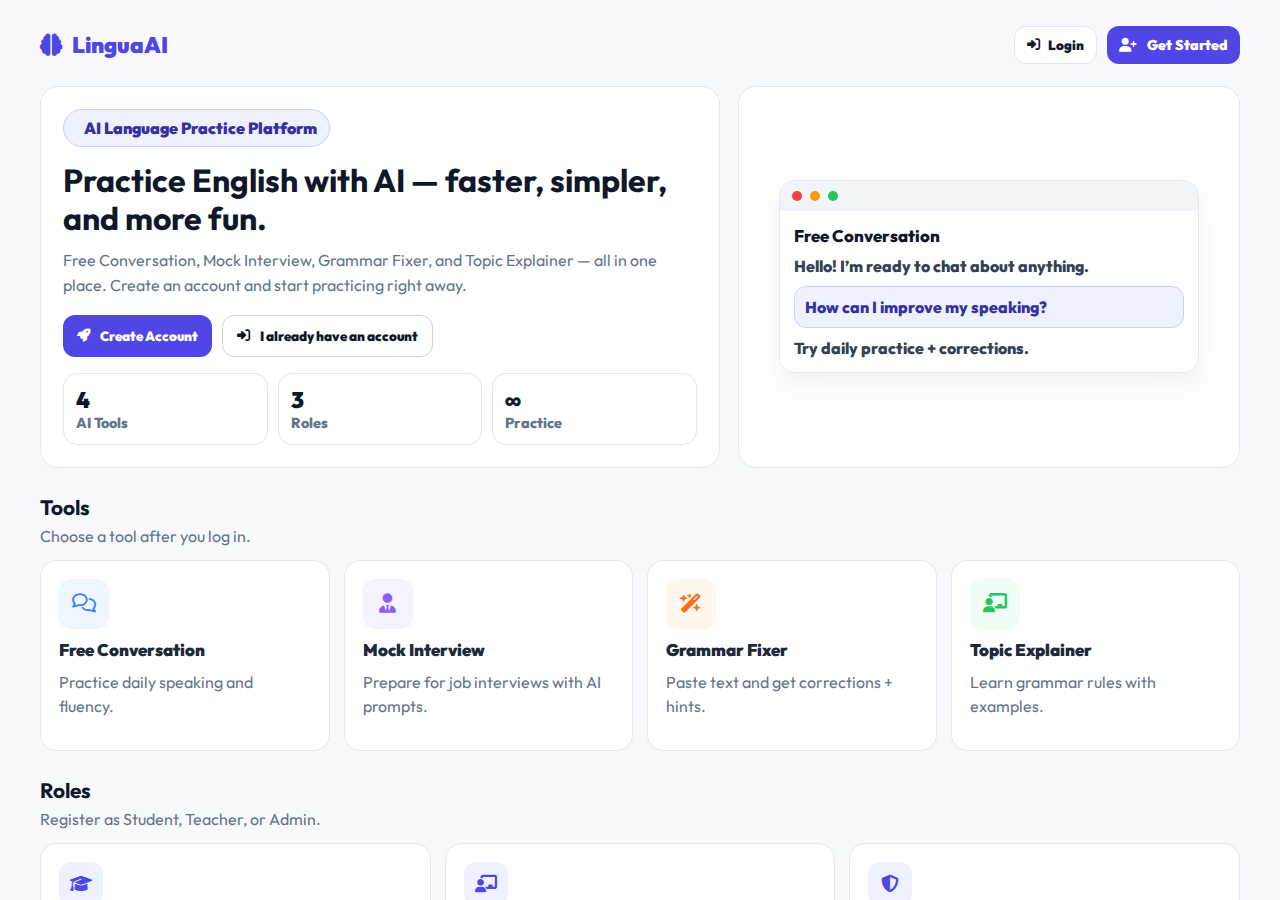
<file: frontend/index.html>
<!DOCTYPE html>
<html lang="en">
<head>
  <meta charset="UTF-8" />
  <meta name="viewport" content="width=device-width, initial-scale=1.0" />
  <title>AITutor</title>

  <!-- Outfit font -->
  <link rel="preconnect" href="https://fonts.googleapis.com">
  <link rel="preconnect" href="https://fonts.gstatic.com" crossorigin>
  <link href="https://fonts.googleapis.com/css2?family=Outfit:wght@100..900&display=swap" rel="stylesheet">

  <link rel="stylesheet" href="style.css" />
  <link rel="stylesheet" href="https://cdnjs.cloudflare.com/ajax/libs/font-awesome/6.4.0/css/all.min.css"/>
</head>

<body class="public">
  <div class="app-container">

    <!-- SIDEBAR (sadece girişten sonra görünür) -->
    <aside class="sidebar">
      <div class="brand">
        <i class="fa-solid fa-brain"></i>
        <span>LinguaAI</span>
      </div>

      <nav class="menu">
        <a href="#" class="active" onclick="showDashboard()">
          <i class="fa-solid fa-grid-2"></i> All Tools
        </a>
        <a href="#" onclick="alert('History is demo-only for now.')">
          <i class="fa-solid fa-clock-rotate-left"></i> History
        </a>
        <a href="#" onclick="alert('My Library is demo-only for now.')">
          <i class="fa-solid fa-book-open"></i> My Library
        </a>
        <a href="#" onclick="alert('Progress is demo-only for now.')">
          <i class="fa-solid fa-chart-pie"></i> Progress
        </a>
      </nav>

      <!-- Profil -->
      <div class="user-profile" onclick="logout()" title="Click to logout">
        <div class="avatar" id="profile-avatar">U</div>
        <div class="user-info">
          <span class="name" id="profile-name">User</span>
          <span class="role" id="profile-role">Student</span>
        </div>
      </div>
    </aside>

    <main class="main-content">

      <!-- 0) LANDING / PUBLIC HOME -->
      <section id="landing-view" class="view-section landing-view">
        <header class="landing-topbar">
          <div class="landing-logo">
            <i class="fa-solid fa-brain"></i>
            <span>LinguaAI</span>
          </div>

          <div class="landing-actions">
            <button class="ghost-btn" id="btn-go-login">
              <i class="fa-solid fa-right-to-bracket"></i> Login
            </button>
            <button class="primary-btn small" id="btn-go-register">
              <i class="fa-solid fa-user-plus"></i> Get Started
            </button>
          </div>
        </header>

        <div class="landing-hero">
          <div class="hero-left">
            <div class="hero-badge">
              <i class="fa-solid fa-sparkles"></i> AI Language Practice Platform
            </div>

            <h1>Practice English with AI — faster, simpler, and more fun.</h1>
            <p>
              Free Conversation, Mock Interview, Grammar Fixer, and Topic Explainer — all in one place.
              Create an account and start practicing right away.
            </p>

            <div class="hero-cta">
              <button class="primary-btn" id="btn-hero-start">
                <i class="fa-solid fa-rocket"></i> Create Account
              </button>
              <button class="outline-btn" id="btn-hero-login">
                <i class="fa-solid fa-right-to-bracket"></i> I already have an account
              </button>
            </div>

            <div class="hero-stats">
              <div class="stat">
                <div class="stat-num">4</div>
                <div class="stat-label">AI Tools</div>
              </div>
              <div class="stat">
                <div class="stat-num">3</div>
                <div class="stat-label">Roles</div>
              </div>
              <div class="stat">
                <div class="stat-num">∞</div>
                <div class="stat-label">Practice</div>
              </div>
            </div>
          </div>

          <div class="hero-right">
            <div class="preview-card">
              <div class="preview-top">
                <span class="dot red"></span>
                <span class="dot yellow"></span>
                <span class="dot green"></span>
              </div>
              <div class="preview-body">
                <div class="preview-line bold">Free Conversation</div>
                <div class="preview-line">Hello! I’m ready to chat about anything.</div>
                <div class="preview-line user">How can I improve my speaking?</div>
                <div class="preview-line">Try daily practice + corrections.</div>
              </div>
            </div>
          </div>
        </div>

        <div class="landing-section">
          <h2>Tools</h2>
          <p class="muted">Choose a tool after you log in.</p>

          <div class="landing-grid">
            <div class="landing-card">
              <div class="icon-box blue"><i class="fa-regular fa-comments"></i></div>
              <h3>Free Conversation</h3>
              <p>Practice daily speaking and fluency.</p>
            </div>
            <div class="landing-card">
              <div class="icon-box purple"><i class="fa-solid fa-user-tie"></i></div>
              <h3>Mock Interview</h3>
              <p>Prepare for job interviews with AI prompts.</p>
            </div>
            <div class="landing-card">
              <div class="icon-box orange"><i class="fa-solid fa-wand-magic-sparkles"></i></div>
              <h3>Grammar Fixer</h3>
              <p>Paste text and get corrections + hints.</p>
            </div>
            <div class="landing-card">
              <div class="icon-box green"><i class="fa-solid fa-chalkboard-user"></i></div>
              <h3>Topic Explainer</h3>
              <p>Learn grammar rules with examples.</p>
            </div>
          </div>
        </div>

        <div class="landing-section">
          <h2>Roles</h2>
          <p class="muted">Register as Student, Teacher, or Admin.</p>

          <div class="role-cards">
            <div class="role-card">
              <div class="role-icon"><i class="fa-solid fa-graduation-cap"></i></div>
              <h3>Student</h3>
              <p>Practice and improve your language skills.</p>
            </div>
            <div class="role-card">
              <div class="role-icon"><i class="fa-solid fa-chalkboard-user"></i></div>
              <h3>Teacher</h3>
              <p>Support learners and track progress (demo-ready).</p>
            </div>
            <div class="role-card">
              <div class="role-icon"><i class="fa-solid fa-shield-halved"></i></div>
              <h3>Admin</h3>
              <p>Manage system settings and users (demo-ready).</p>
            </div>
          </div>
        </div>

        <footer class="landing-footer">
          <span>© 2025 LinguaAI — Demo UI</span>
        </footer>
      </section>

      <!-- 1) AUTH (LOGIN / REGISTER) -->
      <section id="auth-view" class="view-section auth-view hidden">
        <div class="auth-card">
          <div class="auth-brand">
            <i class="fa-solid fa-brain"></i>
            <span>LinguaAI</span>
          </div>

          <h1 class="auth-title">Welcome</h1>
          <p class="auth-subtitle">Login or create an account to continue.</p>

          <div class="auth-tabs">
            <button type="button" class="auth-tab active" id="tab-login">Login</button>
            <button type="button" class="auth-tab" id="tab-register">Register</button>
          </div>

          <div id="auth-error" class="auth-error hidden"></div>

          <!-- LOGIN FORM -->
          <form id="login-form" class="auth-form">
            <div class="form-group">
              <label>Email</label>
              <input type="email" id="login-email" placeholder="you@example.com" required />
            </div>

            <div class="form-group">
              <label>Password</label>
              <input type="password" id="login-password" placeholder="••••••••" required />
            </div>

            <button type="submit" class="primary-btn">
              <i class="fa-solid fa-right-to-bracket"></i> Login
            </button>

            <p class="auth-hint">Demo: Register first, then login.</p>

            <button type="button" class="back-home-btn" id="btn-back-home">
              <i class="fa-solid fa-arrow-left"></i>
              Back to Home
            </button>

          </form>

          <!-- REGISTER FORM -->
          <form id="register-form" class="auth-form hidden">
            <div class="form-group">
              <label>Full Name</label>
              <input type="text" id="reg-name" placeholder="Your name" required />
            </div>

            <div class="form-group">
              <label>Email</label>
              <input type="email" id="reg-email" placeholder="you@example.com" required />
            </div>

            <div class="form-group">
              <label>Password</label>
              <input type="password" id="reg-password" placeholder="Create a password" required />
            </div>

            <div class="form-group">
              <label>Confirm Password</label>
              <input type="password" id="reg-confirm" placeholder="Repeat password" required />
            </div>

            <div class="form-group">
              <label>Register as</label>
              <div class="role-pills" id="role-pills">
                <input type="radio" name="role" id="role-student" value="student" checked />
                <label for="role-student">Student</label>

                <input type="radio" name="role" id="role-teacher" value="teacher" />
                <label for="role-teacher">Teacher</label>

                <input type="radio" name="role" id="role-admin" value="admin" />
                <label for="role-admin">Admin</label>
              </div>
            </div>

            <div id="role-fields"></div>

            <div class="auth-actions">
              <button type="submit" class="primary-btn">
                <i class="fa-solid fa-user-plus"></i> Create Account
              </button>

              <button type="button" class="back-home-btn" id="btn-back-home-2">
                <i class="fa-solid fa-arrow-left"></i>
                Back to Home
              </button>
            </div>
          </form>
        </div>
      </section>

      <!-- 2) DASHBOARD VIEW -->
      <section id="dashboard-view" class="view-section hidden">
        <header class="top-header">
          <h1>What do you want to practice today?</h1>
          <p>Select an AI tool to start learning.</p>
        </header>

        <div class="tools-grid">
          <div class="tool-card" onclick="openTool('chat')">
            <div class="icon-box blue"><i class="fa-regular fa-comments"></i></div>
            <h3>Free Conversation</h3>
            <p>Chat freely with AI to improve fluency and daily speaking skills.</p>
          </div>

          <div class="tool-card" onclick="openTool('interview')">
            <div class="icon-box purple"><i class="fa-solid fa-user-tie"></i></div>
            <h3>Mock Interview</h3>
            <p>Prepare for job interviews with field-specific questions.</p>
          </div>

          <div class="tool-card" onclick="openTool('grammar')">
            <div class="icon-box orange"><i class="fa-solid fa-wand-magic-sparkles"></i></div>
            <h3>Grammar Fixer</h3>
            <p>Paste your text or write, and let AI find and explain your mistakes.</p>
          </div>

          <div class="tool-card" onclick="openTool('tutor')">
            <div class="icon-box green"><i class="fa-solid fa-chalkboard-user"></i></div>
            <h3>Topic Explainer</h3>
            <p>Ask about any grammar rule or topic and get a simple explanation.</p>
          </div>
        </div>
      </section>

      <!-- 3) WORKSPACE VIEW -->
      <section id="workspace-view" class="view-section hidden">
        <header class="workspace-header">
          <button class="back-btn" onclick="showDashboard()">
            <i class="fa-solid fa-arrow-left"></i> Back to Tools
          </button>

          <h2 id="tool-title">Tool Name</h2>

          <div class="actions">
            <button type="button" class="export-btn" onclick="exportChat()">
              <i class="fa-solid fa-download"></i>
              <span>Export</span>
            </button>
          </div>
        </header>

        <div class="chat-interface">
          <div id="chat-window" class="chat-window"></div>

          <div id="correction-box" class="correction-box hidden">
            <i class="fa-solid fa-lightbulb"></i>
            <span id="correction-text"></span>
          </div>

          <div class="input-area">
            <button class="voice-btn" type="button" onclick="alert('Voice is demo-only for now.')">
              <i class="fa-solid fa-microphone"></i>
            </button>

            <input type="text" id="user-input" placeholder="Type your message here..." />

            <button class="send-btn" type="button" onclick="sendMessage()">
              <i class="fa-solid fa-paper-plane"></i>
            </button>
          </div>
        </div>
      </section>

    </main>
  </div>

  <script src="script.js"></script>
</body>
</html>
</file>
<file: frontend/style.css>
* { margin: 0; padding: 0; box-sizing: border-box; font-family: "Outfit", sans-serif; }

html, body { height: 100%; }
body { background-color: #f8f9fc; color: #1e293b; overflow: hidden;}

.hidden { display: none !important; }

input, button, select, textarea { font-family: inherit; }

.app-container { display: flex; height: 100%; }

/* PUBLIC MODE: sidebar gizli */
body.public .sidebar { display: none; }

/* SIDEBAR */
.sidebar {
  width: 260px;
  background: white;
  border-right: 1px solid #e2e8f0;
  display: flex;
  flex-direction: column;
  padding: 20px;
}

.brand {
  font-size: 1.5rem;
  font-weight: 800;
  color: #4f46e5;
  margin-bottom: 40px;
  display: flex;
  align-items: center;
  gap: 10px;
}

.menu { display: flex; flex-direction: column; gap: 5px; flex: 1; }

.menu a {
  text-decoration: none;
  color: #64748b;
  padding: 12px 15px;
  border-radius: 8px;
  font-size: 0.95rem;
  display: flex;
  align-items: center;
  gap: 12px;
  transition: 0.2s;
}

.menu a:hover, .menu a.active { background-color: #eef2ff; color: #4f46e5; font-weight: 600; }

.user-profile {
  display: flex;
  align-items: center;
  gap: 10px;
  padding-top: 20px;
  border-top: 1px solid #e2e8f0;
  cursor: pointer;
}

.user-profile:hover { opacity: 0.95; }

.avatar {
  width: 40px; height: 40px;
  background: #4f46e5;
  color: white;
  border-radius: 50%;
  display: flex; align-items: center; justify-content: center;
  font-weight: 900;
}

.user-info { display: flex; flex-direction: column; }
.user-info .name { font-size: 0.95rem; font-weight: 800; }
.user-info .role { font-size: 0.75rem; color: #94a3b8; font-weight: 800; }

/* MAIN */
.main-content { flex: 1; display: flex; flex-direction: column; overflow: hidden; position: relative; }

.view-section { padding: 40px; height: 100%; overflow-y: auto; }

/* COMMON BUTTONS */
.primary-btn {
  border: none;
  border-radius: 12px;
  padding: 12px 14px;
  background: #4f46e5;
  color: white;
  font-weight: 900;
  cursor: pointer;
  display: inline-flex;
  align-items: center;
  justify-content: center;
  gap: 10px;
  transition: 0.2s;
}

.primary-btn:hover { background: #4338ca; }
.primary-btn.small { padding: 10px 12px; border-radius: 12px; font-size: 14px; }

.ghost-btn {
  border: 1px solid #e2e8f0;
  background: #ffffff;
  color: #0f172a;
  padding: 10px 12px;
  border-radius: 12px;
  font-weight: 900;
  cursor: pointer;
  display: inline-flex;
  align-items: center;
  gap: 8px;
}

.ghost-btn:hover { background: #f1f5f9; }

.outline-btn {
  border: 1px solid #cbd5e1;
  background: transparent;
  color: #0f172a;
  padding: 12px 14px;
  border-radius: 12px;
  font-weight: 900;
  cursor: pointer;
  display: inline-flex;
  align-items: center;
  gap: 10px;
}

.outline-btn:hover { background: #ffffff; }

.link-btn {
  border: none;
  background: transparent;
  color: #4f46e5;
  font-weight: 900;
  cursor: pointer;
  padding: 8px 0;
}

.link-btn:hover { text-decoration: underline; }

.muted { color: #64748b; }

/* ICON BOX (cards) */
.icon-box { width: 50px; height: 50px; border-radius: 12px; display: flex; align-items: center; justify-content: center; font-size: 1.2rem; }
.blue { background: #eff6ff; color: #3b82f6; }
.purple { background: #f5f3ff; color: #8b5cf6; }
.orange { background: #fff7ed; color: #f97316; }
.green { background: #f0fdf4; color: #22c55e; }

/* LANDING */
.landing-view { padding: 26px 40px; }
.landing-topbar {
  display: flex;
  align-items: center;
  justify-content: space-between;
  margin-bottom: 22px;
}

.landing-logo {
  display: flex;
  align-items: center;
  gap: 10px;
  color: #4f46e5;
  font-weight: 900;
  font-size: 1.4rem;
}

.landing-actions { display: flex; gap: 10px; }

.landing-hero {
  display: grid;
  grid-template-columns: 1.15fr 0.85fr;
  gap: 18px;
  align-items: stretch;
  margin-bottom: 26px;
}

.hero-left {
  background: white;
  border: 1px solid #e2e8f0;
  border-radius: 18px;
  padding: 22px;
}

.hero-badge {
  display: inline-flex;
  align-items: center;
  gap: 8px;
  background: #eef2ff;
  color: #3730a3;
  border: 1px solid #c7d2fe;
  padding: 8px 12px;
  border-radius: 999px;
  font-weight: 900;
  margin-bottom: 14px;
}

.hero-left h1 {
  font-size: 2rem;
  line-height: 1.2;
  color: #0f172a;
  margin-bottom: 10px;
}

.hero-left p {
  color: #64748b;
  line-height: 1.6;
  margin-bottom: 16px;
}

.hero-cta { display: flex; flex-wrap: wrap; gap: 10px; margin-bottom: 16px; }

.hero-stats { display: flex; gap: 10px; flex-wrap: wrap; }
.stat {
  min-width: 120px;
  flex: 1;
  border: 1px solid #e2e8f0;
  background: #ffffff;
  border-radius: 14px;
  padding: 12px;
}
.stat-num { font-size: 1.4rem; font-weight: 1000; color: #0f172a; }
.stat-label { color: #64748b; font-weight: 800; font-size: 0.9rem; }

.hero-right {
  background: white;
  border: 1px solid #e2e8f0;
  border-radius: 18px;
  padding: 22px;
  display: flex;
  align-items: center;
  justify-content: center;
}

.preview-card {
  width: 100%;
  max-width: 420px;
  border: 1px solid #e2e8f0;
  border-radius: 16px;
  overflow: hidden;
  box-shadow: 0 12px 28px rgba(0,0,0,0.06);
}
.preview-top { background: #f1f5f9; padding: 10px 12px; display:flex; gap: 8px; align-items: center; }
.dot { width: 10px; height: 10px; border-radius: 50%; display:inline-block; }
.dot.red { background:#ef4444; }
.dot.yellow { background:#f59e0b; }
.dot.green { background:#22c55e; }
.preview-body { background: #ffffff; padding: 14px; display:flex; flex-direction: column; gap: 10px; }
.preview-line { color:#334155; font-weight: 800; }
.preview-line.bold { color:#0f172a; font-size: 1.05rem; }
.preview-line.user { background:#eef2ff; border:1px solid #c7d2fe; padding: 10px; border-radius: 12px; color:#3730a3; }

.landing-section { margin-top: 26px; }
.landing-section h2 { font-size: 1.3rem; color:#0f172a; margin-bottom: 6px; }
.landing-section p { margin-bottom: 14px; }

.landing-grid {
  display: grid;
  grid-template-columns: repeat(auto-fill, minmax(240px, 1fr));
  gap: 14px;
}
.landing-card {
  background: white;
  border: 1px solid #e2e8f0;
  border-radius: 16px;
  padding: 18px;
  display: flex;
  flex-direction: column;
  gap: 10px;
}
.landing-card h3 { font-size: 1.05rem; font-weight: 900; }
.landing-card p { color:#64748b; line-height: 1.5; }

.role-cards {
  display: grid;
  grid-template-columns: repeat(auto-fit, minmax(220px, 1fr));
  gap: 14px;
}
.role-card {
  background: white;
  border: 1px solid #e2e8f0;
  border-radius: 16px;
  padding: 18px;
}
.role-icon { width: 44px; height: 44px; border-radius: 12px; background:#eef2ff; color:#4f46e5;
  display:flex; align-items:center; justify-content:center; margin-bottom: 10px; font-size: 1.1rem; }
.role-card h3 { font-weight: 1000; margin-bottom: 6px; }
.role-card p { color:#64748b; line-height: 1.5; }

.landing-footer {
  margin-top: 26px;
  padding-top: 14px;
  border-top: 1px solid #e2e8f0;
  color: #64748b;
  display:flex;
  align-items:center;
  justify-content: space-between;
}

/* AUTH */
.auth-view { 
  display: flex; 
  align-items: flex-start;
  justify-content: center; 
  padding: 28px 16px 40px;
  min-height: 100vh;
}

.auth-card {
  width: min(520px, 100%);
  background: #ffffff;
  border: 1px solid #e2e8f0;
  border-radius: 18px;
  padding: 26px;
  box-shadow: 0 12px 28px rgba(0,0,0,0.06);
}

.auth-brand {
  display:flex; align-items:center; justify-content:center; gap:10px;
  font-size: 1.6rem; font-weight: 1000; color:#4f46e5;
  margin-bottom: 10px;
}

.auth-title { text-align:center; font-size: 1.4rem; font-weight: 1000; color:#0f172a; margin-bottom: 6px; }
.auth-subtitle { text-align:center; color:#64748b; margin-bottom: 16px; }

.auth-tabs {
  display:flex;
  gap: 8px;
  background:#f1f5f9;
  padding: 6px;
  border-radius: 12px;
  margin-bottom: 14px;
}
.auth-tab {
  flex: 1;
  border: none;
  background: transparent;
  padding: 10px 12px;
  border-radius: 10px;
  font-weight: 1000;
  color: #475569;
  cursor: pointer;
}
.auth-tab.active { background:#ffffff; color:#0f172a; box-shadow: 0 2px 8px rgba(0,0,0,0.08); }

.form-group { margin-bottom: 12px; }
.auth-form label { display:block; font-weight: 1000; color:#0f172a; margin-bottom: 6px; }
.auth-form input {
  width: 100%;
  padding: 12px 14px;
  border: 1px solid #cbd5e1;
  border-radius: 10px;
  outline: none;
  transition: 0.2s;
  background: #ffffff;
}
.auth-form input:focus { border-color:#4f46e5; box-shadow: 0 0 0 2px rgba(79,70,229,0.12); }

.auth-hint { margin-top: 10px; text-align:center; font-size: 0.9rem; color:#64748b; }

.auth-error {
  background: #fff1f2;
  border: 1px solid #fecdd3;
  color: #9f1239;
  padding: 10px 12px;
  border-radius: 12px;
  font-weight: 900;
  margin-bottom: 12px;
}
.auth-actions{
  display: flex;
  flex-direction: column;
  gap: 12px;
  margin-top: 12px;
}
.auth-actions .primary-btn,
.auth-actions .back-home-btn{
  width: 100%;
}

.role-pills { display:flex; gap: 8px; flex-wrap: wrap; }
.role-pills input { position:absolute; opacity:0; pointer-events:none; }
.role-pills label {
  padding: 8px 12px;
  border-radius: 999px;
  border: 1px solid #cbd5e1;
  background: #ffffff;
  font-size: 13px;
  font-weight: 1000;
  color: #334155;
  cursor: pointer;
  user-select: none;
  transition: 0.2s;
}
.role-pills input:checked + label { border-color:#4f46e5; background:#eef2ff; color:#3730a3; }

.back-home-btn{
  width: 100%;
  margin-top: 12px;
  border: 1px solid #e2e8f0;
  background: #ffffff;
  color: #4f46e5;
  padding: 12px 14px;
  border-radius: 12px;
  font-weight: 900;
  cursor: pointer;
  display: inline-flex;
  align-items: center;
  justify-content: center;
  gap: 10px;
  transition: 0.2s;
}
.back-home-btn:hover{
  background: #eef2ff;
  border-color: #c7d2fe;
}


/* DASHBOARD */
.top-header { margin-bottom: 30px; }
.top-header h1 { font-size: 1.8rem; margin-bottom: 5px; color: #0f172a; }
.top-header p { color: #64748b; }

.tools-grid { display: grid; grid-template-columns: repeat(auto-fill, minmax(280px, 1fr)); gap: 20px; }

.tool-card {
  background: white;
  padding: 25px;
  border-radius: 16px;
  border: 1px solid #e2e8f0;
  cursor: pointer;
  transition: all 0.3s ease;
  display: flex;
  flex-direction: column;
  gap: 15px;
}
.tool-card:hover { transform: translateY(-3px); box-shadow: 0 10px 20px rgba(0,0,0,0.05); border-color: #c7d2fe; }

.tool-card h3 { font-size: 1.1rem; font-weight: 900; }
.tool-card p { font-size: 0.95rem; color: #64748b; line-height: 1.5; }

/* WORKSPACE */
.workspace-header {
  display: flex;
  justify-content: space-between;
  align-items: center;
  margin-bottom: 20px;
  padding-bottom: 15px;
  border-bottom: 1px solid #e2e8f0;
}
.back-btn {
  background: none;
  border: none;
  font-size: 0.95rem;
  color: #64748b;
  cursor: pointer;
  display: flex;
  align-items: center;
  gap: 8px;
  font-weight: 900;
}
.back-btn:hover { color: #0f172a; }

.chat-interface {
  background: white;
  border: 1px solid #e2e8f0;
  border-radius: 12px;
  height: calc(100% - 80px);
  display: flex;
  flex-direction: column;
  overflow: hidden;
}

.chat-window {
  flex: 1;
  padding: 20px;
  overflow-y: auto;
  display: flex;
  flex-direction: column;
  gap: 15px;
  background: #fcfcfc;
}

.message { display: flex; gap: 12px; max-width: 80%; }
.user-msg { align-self: flex-end; flex-direction: row-reverse; }
.ai-msg { align-self: flex-start; }

.msg-bubble { padding: 12px 18px; border-radius: 12px; font-size: 0.95rem; line-height: 1.5; box-shadow: 0 1px 2px rgba(0,0,0,0.05); }
.user-msg .msg-bubble { background: #4f46e5; color: white; border-bottom-right-radius: 2px; }
.ai-msg .msg-bubble { background: white; border: 1px solid #e2e8f0; color: #334155; border-bottom-left-radius: 2px; }

.msg-avatar {
  width: 32px; height: 32px;
  border-radius: 50%;
  background: #e2e8f0;
  display: flex;
  align-items: center;
  justify-content: center;
  font-size: 0.8rem;
}
.user-msg .msg-avatar { background: #c7d2fe; color: #3730a3; }
.ai-msg .msg-avatar { background: #4f46e5; color: white; }

.input-area { padding: 15px; background: white; border-top: 1px solid #e2e8f0; display: flex; gap: 10px; align-items: center; }
.input-area input { flex: 1; padding: 12px 15px; border: 1px solid #cbd5e1; border-radius: 8px; outline: none; transition: 0.2s; }
.input-area input:focus { border-color: #4f46e5; box-shadow: 0 0 0 2px rgba(79, 70, 229, 0.1); }

.voice-btn, .send-btn {
  width: 40px; height: 40px;
  border-radius: 8px;
  border: none;
  cursor: pointer;
  display: flex; align-items: center; justify-content: center;
  font-size: 1rem;
  transition: 0.2s;
}
.voice-btn { background: #f1f5f9; color: #64748b; }
.voice-btn:hover { background: #e2e8f0; color: #0f172a; }
.send-btn { background: #4f46e5; color: white; }
.send-btn:hover { background: #4338ca; }

.correction-box {
  background: #fffbeb;
  color: #b45309;
  padding: 10px 15px;
  margin: 0 15px 10px 15px;
  border-radius: 8px;
  border: 1px solid #fcd34d;
  font-size: 0.9rem;
  display: flex;
  align-items: center;
  gap: 10px;
}

/* EXPORT BUTTON */
.actions { display: flex; align-items: center; }
.export-btn {
  display: inline-flex; align-items: center; gap: 8px;
  padding: 8px 12px; border-radius: 10px;
  border: 1px solid #cbd5e1;
  background: #ffffff;
  color: #1e293b;
  font-weight: 900;
  font-size: 14px;
  cursor: pointer;
}
.export-btn:hover { background: #f1f5f9; }
.export-btn i { line-height: 1; }

/* Responsive */
@media (max-width: 920px) {
  .landing-hero { grid-template-columns: 1fr; }
}

/* --- GOOGLE LOGIN EKLEMELERİ --- */
.google-btn {
  width: 100%;
  display: flex;
  align-items: center;
  justify-content: center;
  gap: 12px;
  background: #ffffff;
  border: 1px solid #cbd5e1;
  color: #1e293b;
  padding: 12px 14px;
  border-radius: 12px;
  font-weight: 900; /* Mevcut font kalınlığına uyum */
  cursor: pointer;
  transition: 0.2s;
  margin-bottom: 20px;
  font-family: inherit;
  font-size: 1rem;
}

.google-btn:hover {
  background-color: #f8fafc;
  border-color: #94a3b8;
  box-shadow: 0 4px 12px rgba(0,0,0,0.05);
}

.google-btn img {
  width: 20px;
  height: 20px;
}

.auth-divider {
  display: flex;
  align-items: center;
  text-align: center;
  color: #94a3b8;
  font-size: 0.8rem;
  font-weight: 800;
  margin-bottom: 20px;
}

.auth-divider::before, .auth-divider::after {
  content: '';
  flex: 1;
  border-bottom: 1px solid #e2e8f0;
}

.auth-divider span {
  padding: 0 12px;
}
</file>
